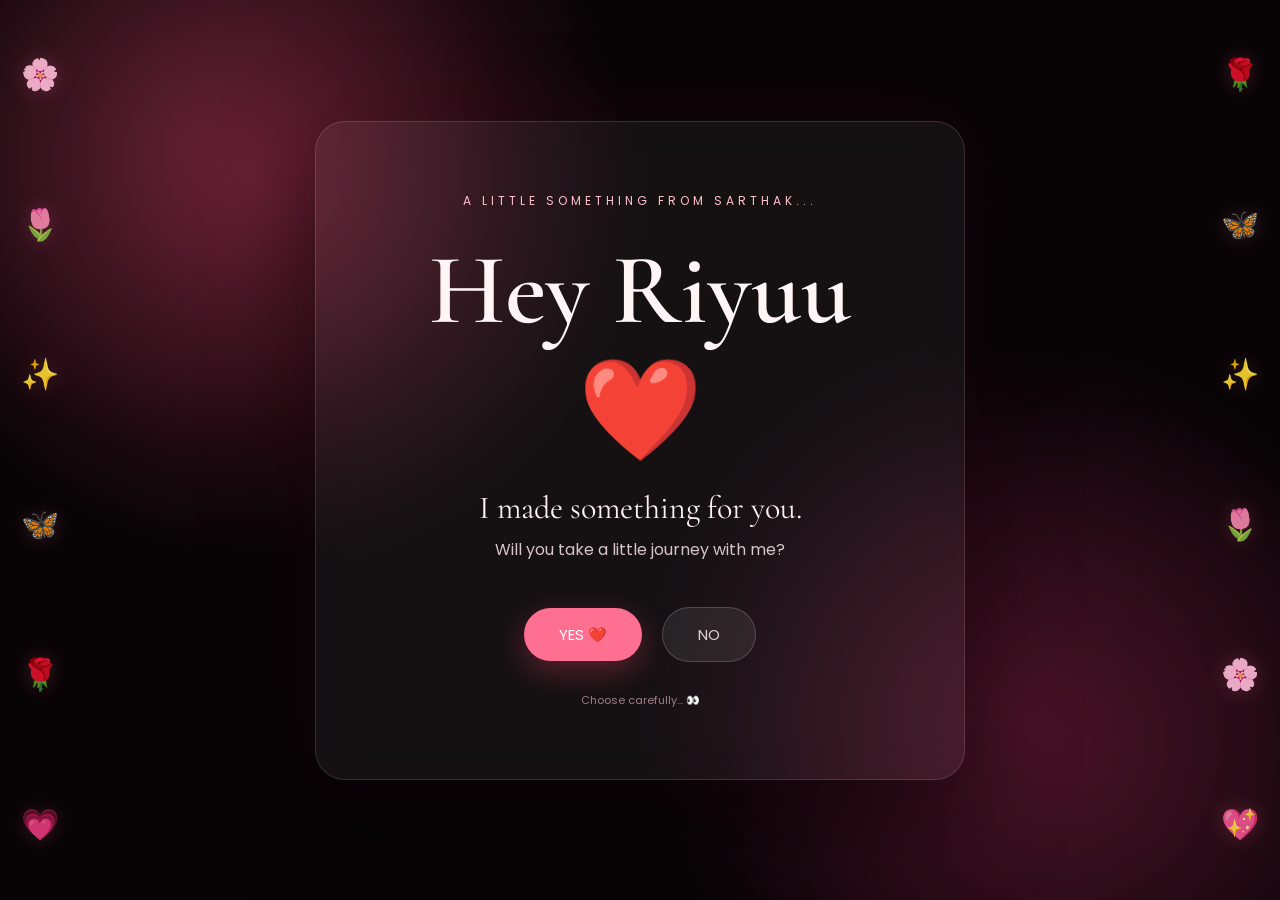
<file: index.html>
<!DOCTYPE html>
<html lang="en">
<head>
<meta charset="UTF-8">
<meta name="viewport" content="width=device-width, initial-scale=1.0">
<title>For Riyuu ❤️</title>
<link rel="stylesheet" href="style.css">
</head>
<body class="home-page">
<div class="side-decoration left">
  <span>🌸</span><span>🌷</span><span>✨</span><span>🦋</span><span>🌹</span><span>💗</span>
</div>
<div class="side-decoration right">
  <span>🌹</span><span>🦋</span><span>✨</span><span>🌷</span><span>🌸</span><span>💖</span>
</div>

<main class="welcome-card">
  <div class="small-text">A little something from Sarthak...</div>
  <h1>Hey Riyuu <span>❤️</span></h1>
  <p class="question">I made something for you.</p>
  <p class="sub-question">Will you take a little journey with me?</p>
  <div class="buttons">
    <button class="yes-btn" onclick="goToLove()">YES ❤️</button>
    <button class="no-btn" id="noButton">NO</button>
  </div>
  <p class="tiny-note">Choose carefully... 👀</p>
</main>
<script src="script.js"></script>
</body>
</html>
</file>
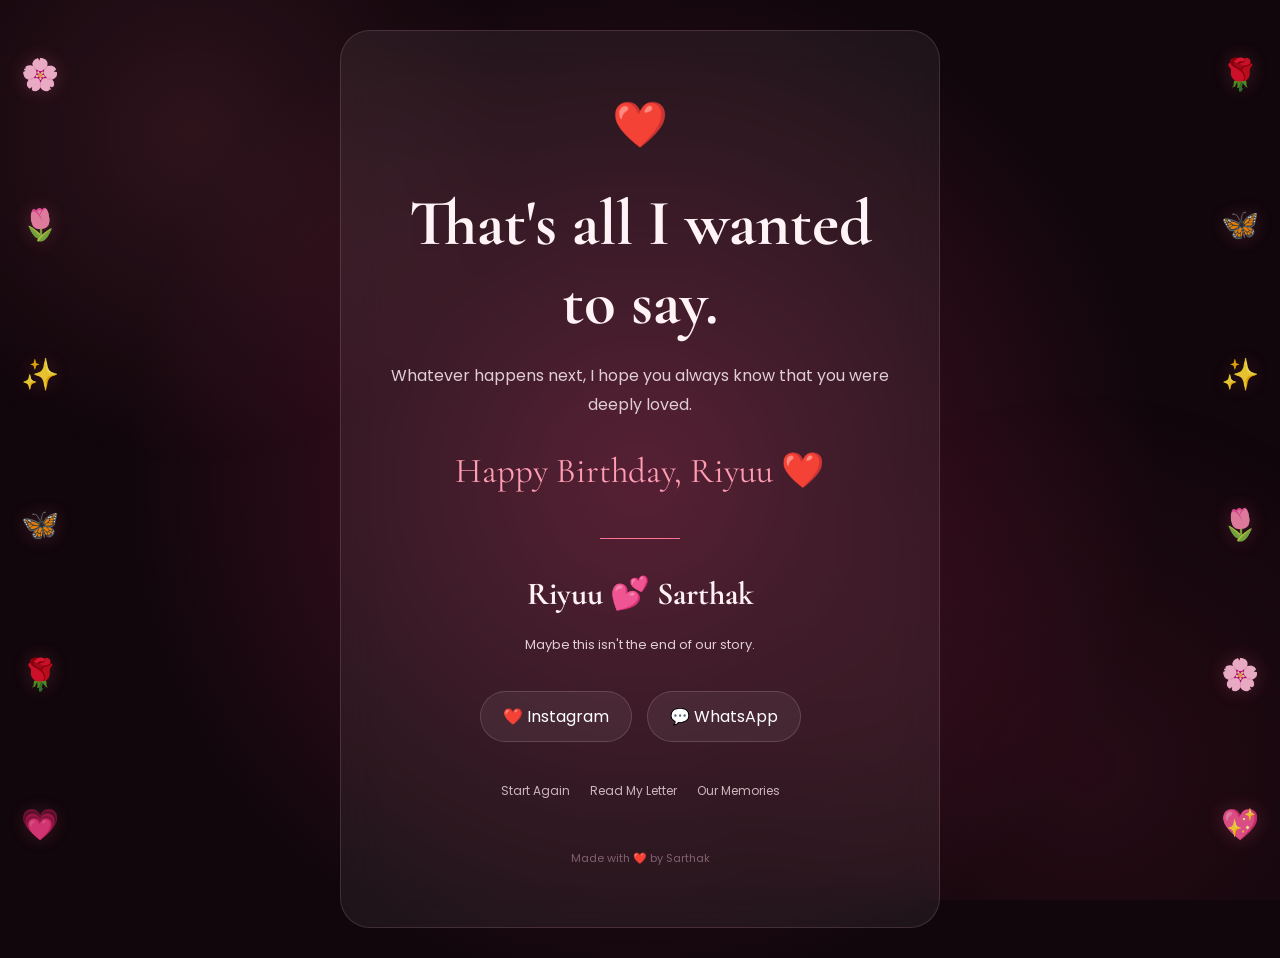
<file: final.html>
<!DOCTYPE html>
<html lang="en">
<head>
<meta charset="UTF-8">
<meta name="viewport" content="width=device-width, initial-scale=1.0">
<title>For You, Riyuu ❤️</title>
<link rel="stylesheet" href="style.css">
</head>
<body class="final-page">
<div class="side-decoration left">
  <span>🌸</span><span>🌷</span><span>✨</span><span>🦋</span><span>🌹</span><span>💗</span>
</div>
<div class="side-decoration right">
  <span>🌹</span><span>🦋</span><span>✨</span><span>🌷</span><span>🌸</span><span>💖</span>
</div>

<div class="final-card">
  <div class="mini-heart">❤️</div>
  <h1>That's all I wanted to say.</h1>
  <p>Whatever happens next, I hope you always know that you were deeply loved.</p>
  <p class="birthday">Happy Birthday, Riyuu ❤️</p>

  <div class="divider"></div>

  <h2>Riyuu 💕 Sarthak</h2>
  <p class="small">Maybe this isn't the end of our story.</p>

  <div class="links">
    <!-- Replace these two dummy links -->
    <a href="https://instagram.com/sarthakmishra_209" target="_blank" class="social-link">❤️ Instagram</a>
    <a href="https://wa.me/917294158933"
       target="_blank"
       rel="noopener noreferrer"
       class="social-link">
       💬 WhatsApp
    </a>
  </div>

  <div class="final-navigation">
    <a href="index.html">Start Again</a>
    <a href="love.html">Read My Letter</a>
    <a href="memories.html">Our Memories</a>
  </div>

  <div class="footer">Made with ❤️ by Sarthak</div>
</div>
</body>
</html>
</file>
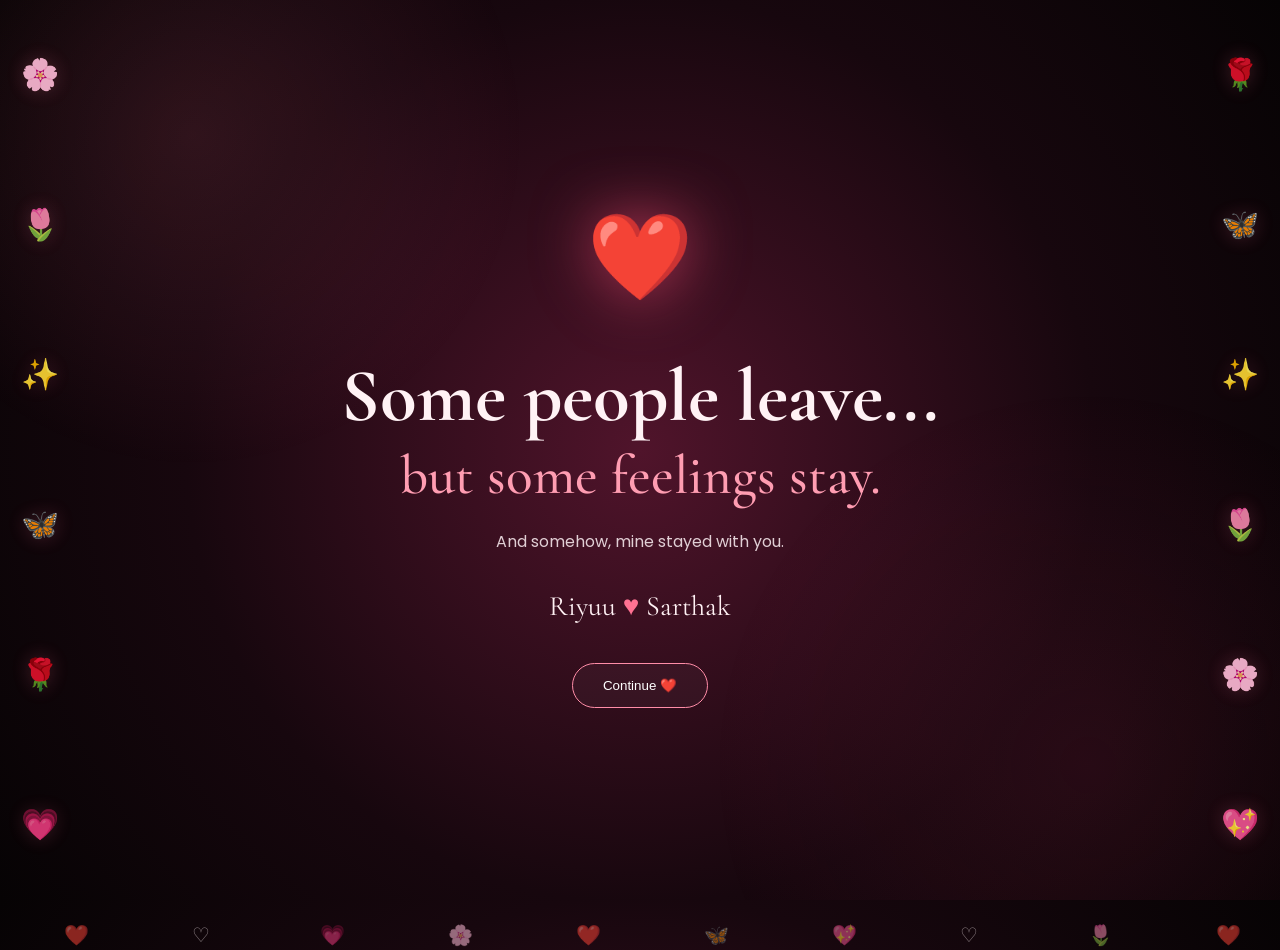
<file: forever.html>
<!DOCTYPE html>
<html lang="en">
<head>
<meta charset="UTF-8">
<meta name="viewport" content="width=device-width, initial-scale=1.0">
<title>One More Thing ❤️</title>
<link rel="stylesheet" href="style.css">
</head>
<body class="romantic-page">
<div class="side-decoration left">
  <span>🌸</span><span>🌷</span><span>✨</span><span>🦋</span><span>🌹</span><span>💗</span>
</div>
<div class="side-decoration right">
  <span>🌹</span><span>🦋</span><span>✨</span><span>🌷</span><span>🌸</span><span>💖</span>
</div>

<div class="floating-hearts">
  <span>❤️</span><span>♡</span><span>💗</span><span>🌸</span><span>❤️</span>
  <span>🦋</span><span>💖</span><span>♡</span><span>🌷</span><span>❤️</span>
</div>

<div class="romantic-content">
  <div class="pulse-heart">❤️</div>
  <h1>Some people leave...</h1>
  <h2>but some feelings stay.</h2>
  <p>And somehow, mine stayed with you.</p>
  <div class="names">Riyuu <span>♥</span> Sarthak</div>
  <button class="continue-btn" onclick="location.href='final.html'">Continue ❤️</button>
</div>
</body>
</html>
</file>
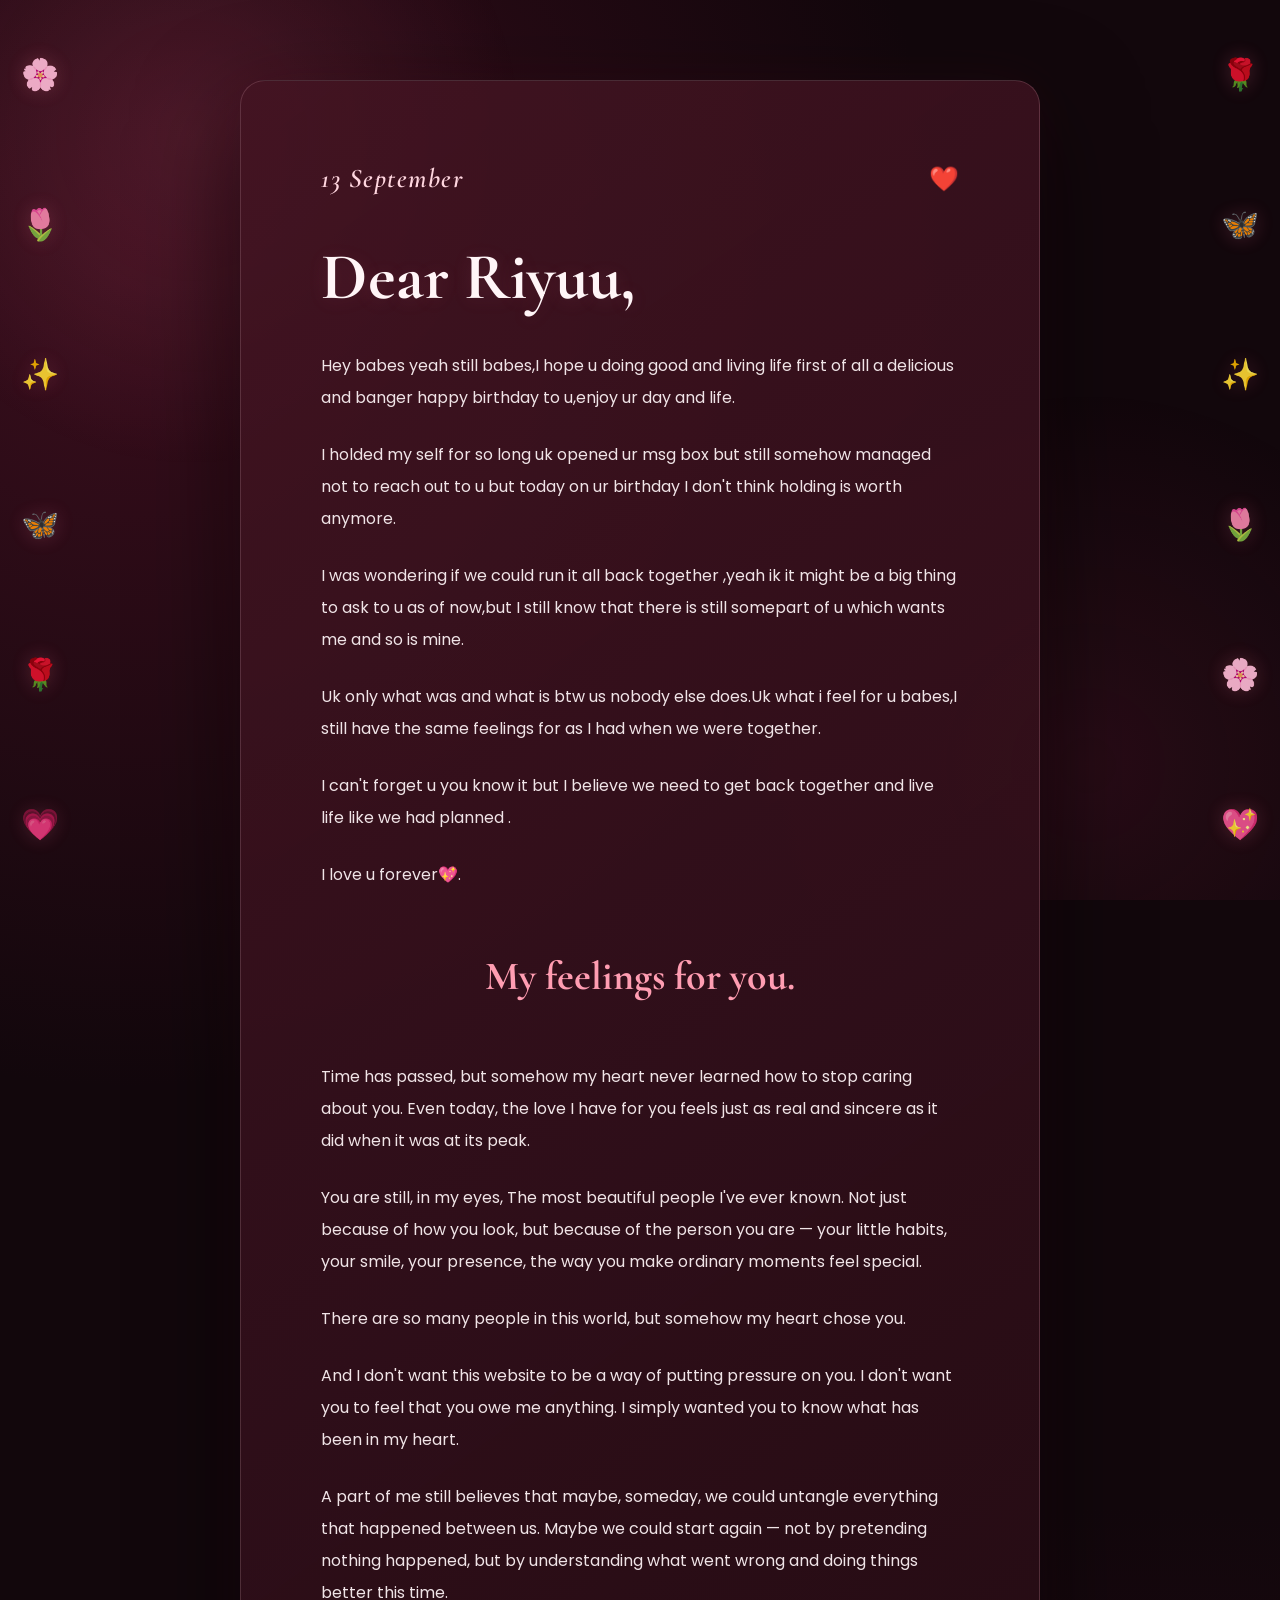
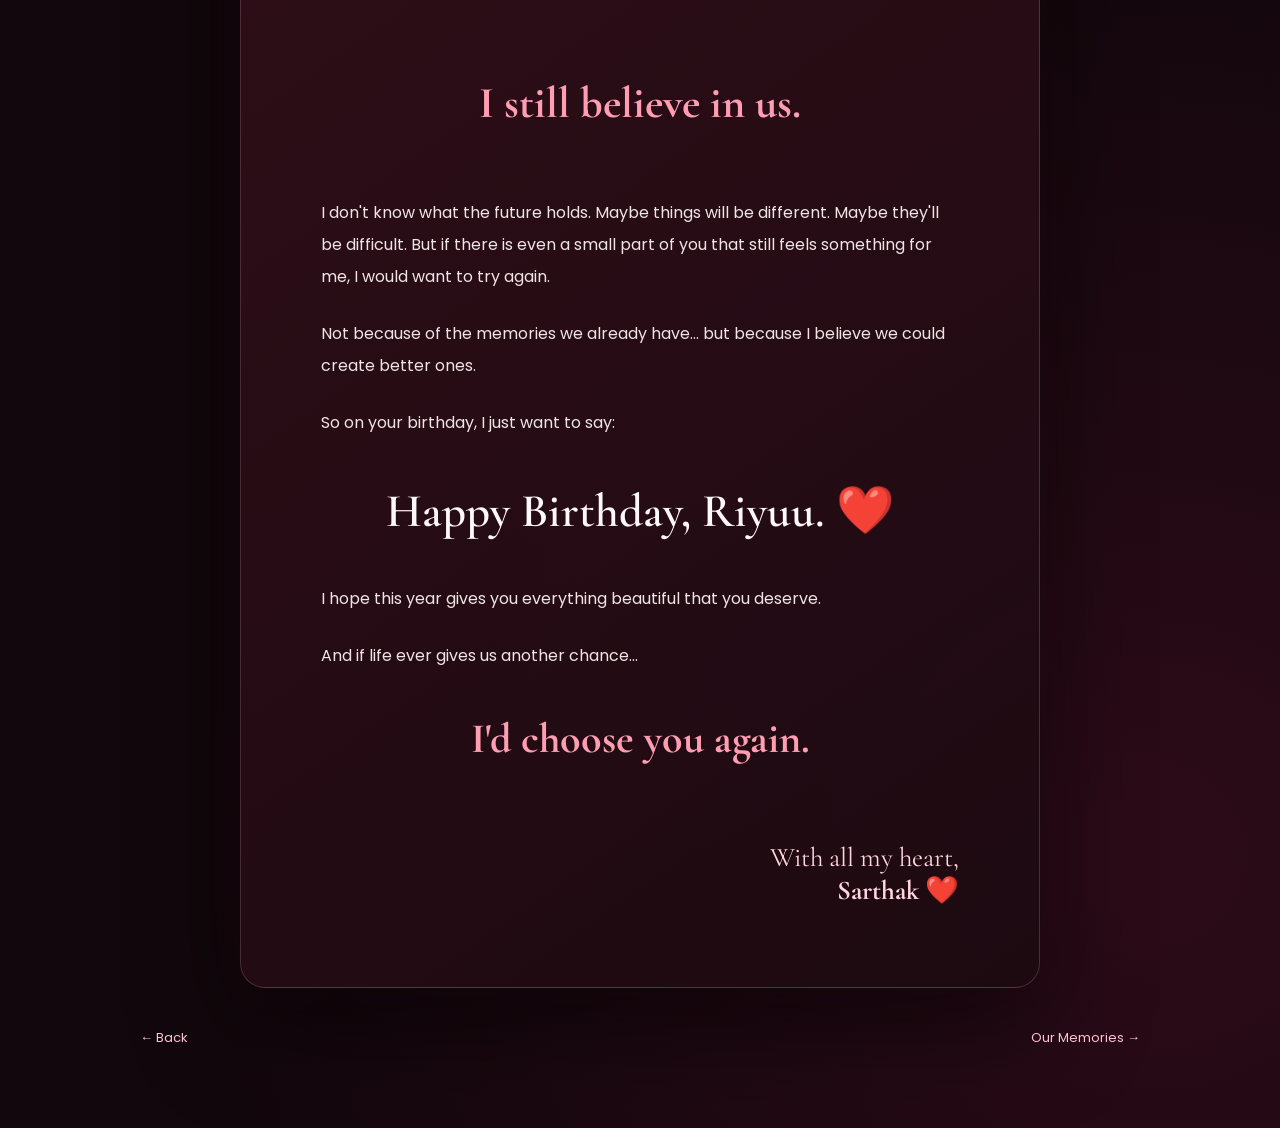
<file: love.html>
<!DOCTYPE html>
<html lang="en">
<head>
    <meta charset="UTF-8">
    <meta name="viewport" content="width=device-width, initial-scale=1.0">
    <title>A Letter For Riyuu ❤️</title>
    <link rel="stylesheet" href="style.css">
</head>

<body class="love-page">

    <!-- Background Music -->
    <audio id="bgMusic" autoplay loop>
        <source src="audio/i_wanna_be_yours.mp3" type="audio/mpeg">
    </audio>

    <div class="side-decoration left">
        <span>🌸</span>
        <span>🌷</span>
        <span>✨</span>
        <span>🦋</span>
        <span>🌹</span>
        <span>💗</span>
    </div>

    <div class="side-decoration right">
        <span>🌹</span>
        <span>🦋</span>
        <span>✨</span>
        <span>🌷</span>
        <span>🌸</span>
        <span>💖</span>
    </div>

    <div class="page-container">

        <div class="letter">

            <div class="letter-top">
                <span class="date">13 September</span>
                <span class="date-heart">❤️</span>
            </div>

            <h1>Dear Riyuu,</h1>
<p>Hey babes yeah still babes,I hope u doing good and living life first of all a delicious and banger happy birthday to u,enjoy ur day and life.</p>

<p>I holded my self for so long uk opened ur msg box but still somehow managed not to reach out to u but today on ur birthday I don't think holding is worth anymore.</p>

<p>I was wondering if we could run it all back together ,yeah ik it might be a big thing to ask to u as of now,but I still know that there is still somepart of u which wants me and so is mine.</p>

<p>Uk only what was and what is btw us nobody else does.Uk what i feel for u babes,I still have the same feelings for as I had when we were together.</p>

<p>I can't forget u you know it but I believe we need to get back together and live life like we had planned .</p>

<p>I love u forever💖.</p>

            <p class="highlight">My feelings for you.</p>

            <p>Time has passed, but somehow my heart never learned how to stop caring about you. Even today, the love I have for you feels just as real and sincere as it did when it was at its peak.</p>

            <p>You are still, in my eyes, The most beautiful people I've ever known. Not just because of how you look, but because of the person you are — your little habits, your smile, your presence, the way you make ordinary moments feel special.</p>

            <p>There are so many people in this world, but somehow my heart chose you.</p>

            <p>And I don't want this website to be a way of putting pressure on you. I don't want you to feel that you owe me anything. I simply wanted you to know what has been in my heart.</p>

            <p>A part of me still believes that maybe, someday, we could untangle everything that happened between us. Maybe we could start again — not by pretending nothing happened, but by understanding what went wrong and doing things better this time.</p>

            <p class="big-line">I still believe in us.</p>

            <p>I don't know what the future holds. Maybe things will be different. Maybe they'll be difficult. But if there is even a small part of you that still feels something for me, I would want to try again.</p>

            <p>Not because of the memories we already have... but because I believe we could create better ones.</p>

            <p>So on your birthday, I just want to say:</p>

            <p class="birthday-message">Happy Birthday, Riyuu. ❤️</p>

            <p>I hope this year gives you everything beautiful that you deserve.</p>

            <p>And if life ever gives us another chance...</p>

            <p class="final-thought">I'd choose you again.</p>

            <div class="signature">
                With all my heart,<br>
                <strong>Sarthak ❤️</strong>
            </div>

        </div>

        <div class="navigation">
            <a href="index.html">← Back</a>
            <a href="memories.html">Our Memories →</a>
        </div>

    </div>

    <script>
        const music = document.getElementById("bgMusic");

        // Try to play immediately when the page loads
        window.addEventListener("load", function () {
            music.play().catch(function (error) {
                console.log("Autoplay was blocked:", error);
            });
        });

        // Fallback: play on the first interaction
        document.addEventListener("click", function () {
            music.play().catch(function (error) {
                console.log("Music could not start:", error);
            });
        }, { once: true });
    </script>

</body>
</html>
</file>
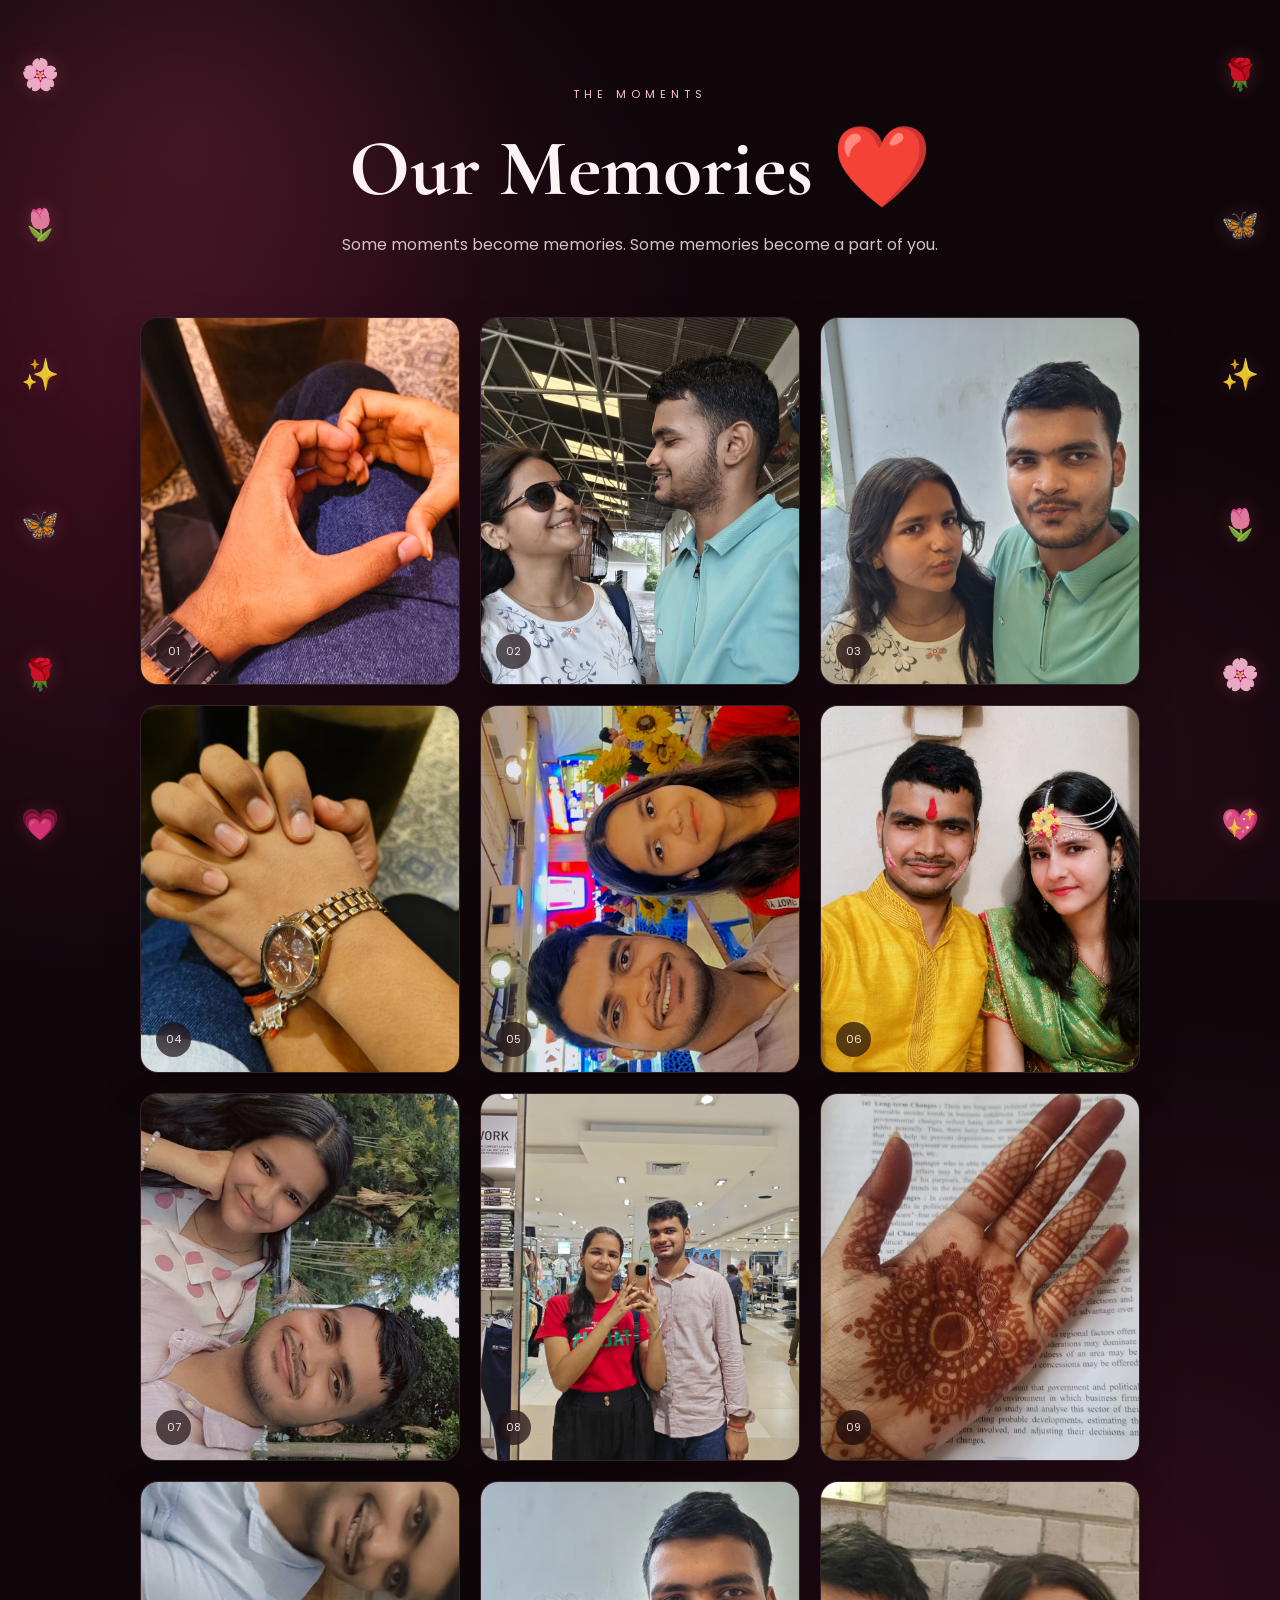
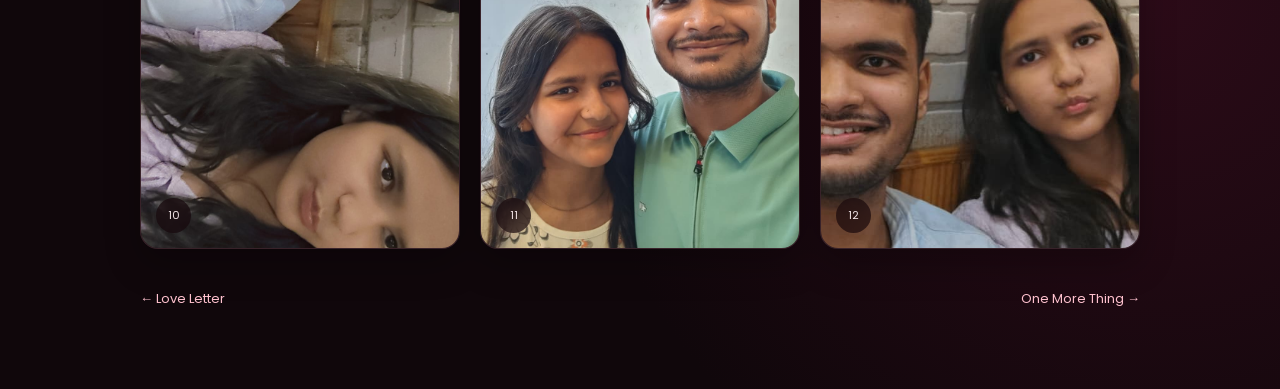
<file: memories.html>
<!DOCTYPE html>
<html lang="en">

<head>
    <meta charset="UTF-8">
    <meta name="viewport" content="width=device-width, initial-scale=1.0">

    <title>Our Memories ❤️</title>

    <link rel="stylesheet" href="style.css">
</head>

<body class="memories-page">

    <!-- Background Music -->
    <audio id="bgMusic" autoplay loop>
        <source src="audio/Until_I_Found_You.mp3" type="audio/mpeg">
    </audio>

    <!-- LEFT DECORATION -->
    <div class="side-decoration left">
        <span>🌸</span>
        <span>🌷</span>
        <span>✨</span>
        <span>🦋</span>
        <span>🌹</span>
        <span>💗</span>
    </div>

    <!-- RIGHT DECORATION -->
    <div class="side-decoration right">
        <span>🌹</span>
        <span>🦋</span>
        <span>✨</span>
        <span>🌷</span>
        <span>🌸</span>
        <span>💖</span>
    </div>

    <!-- PAGE CONTENT -->
    <div class="page-container">

        <div class="section-heading">
            <span>THE MOMENTS</span>

            <h1>Our Memories ❤️</h1>

            <p>
                Some moments become memories.
                Some memories become a part of you.
            </p>
        </div>

        <div class="gallery">

            <div class="photo-card">
                <img src="images/pic1.jpeg" alt="Our memory 1">
                <div class="photo-number">01</div>
            </div>

            <div class="photo-card">
                <img src="images/pic2.jpeg" alt="Our memory 2">
                <div class="photo-number">02</div>
            </div>

            <div class="photo-card">
                <img src="images/pic3.jpeg" alt="Our memory 3">
                <div class="photo-number">03</div>
            </div>

            <div class="photo-card">
                <img src="images/pic4.jpeg" alt="Our memory 4">
                <div class="photo-number">04</div>
            </div>

            <div class="photo-card">
                <img src="images/pic5.jpeg" alt="Our memory 5">
                <div class="photo-number">05</div>
            </div>

            <div class="photo-card">
                <img src="images/pic6.jpeg" alt="Our memory 6">
                <div class="photo-number">06</div>
            </div>

            <div class="photo-card">
                <img src="images/pic7.jpeg" alt="Our memory 7">
                <div class="photo-number">07</div>
            </div>

            <div class="photo-card">
                <img src="images/pic8.jpeg" alt="Our memory 8">
                <div class="photo-number">08</div>
            </div>

            <div class="photo-card">
                <img src="images/pic9.jpeg" alt="Our memory 9">
                <div class="photo-number">09</div>
            </div>

            <div class="photo-card">
                <img src="images/pic10.jpeg" alt="Our memory 10">
                <div class="photo-number">10</div>
            </div>

            <div class="photo-card">
                <img src="images/pic11.jpeg" alt="Our memory 11">
                <div class="photo-number">11</div>
            </div>

            <div class="photo-card">
                <img src="images/pic12.jpeg" alt="Our memory 12">
                <div class="photo-number">12</div>
            </div>

        </div>

        <div class="navigation">

            <a href="love.html">
                ← Love Letter
            </a>

            <a href="forever.html">
                One More Thing →
            </a>

        </div>

    </div>

    <script>
        const music = document.getElementById("bgMusic");

        // Try to play immediately when the page loads
        window.addEventListener("load", function () {
            music.play().catch(function (error) {
                console.log("Autoplay was blocked:", error);
            });
        });

        // Fallback: play on the first interaction
        document.addEventListener("click", function () {
            music.play().catch(function (error) {
                console.log("Music could not start:", error);
            });
        }, { once: true });
    </script>

</body>
</html>
</file>
<file: style.css>
@import url('https://fonts.googleapis.com/css2?family=Cormorant+Garamond:wght@400;500;600;700&family=Poppins:wght@300;400;500;600&display=swap');

:root {
  --bg: #10070b;
  --bg-deep: #080406;
  --wine: #35101d;
  --rose: #ff6f91;
  --rose-light: #ffc0cf;
  --cream: #fff3f5;
  --text: #f2e5e8;
  --muted: #cdbbc1;
  --soft: #9f858e;
}

* { margin: 0; padding: 0; box-sizing: border-box; }

html { scroll-behavior: smooth; }

body {
  font-family: 'Poppins', sans-serif;
  background: var(--bg);
  color: var(--text);
  min-height: 100vh;
  overflow-x: hidden;
}

body::before {
  content: "";
  position: fixed;
  inset: 0;
  pointer-events: none;
  background:
    radial-gradient(circle at 15% 15%, rgba(255,111,145,.13), transparent 25%),
    radial-gradient(circle at 85% 85%, rgba(140,35,68,.18), transparent 28%);
  z-index: 0;
}

.side-decoration {
  position: fixed;
  top: 0;
  bottom: 0;
  width: 80px;
  display: flex;
  flex-direction: column;
  justify-content: space-around;
  align-items: center;
  pointer-events: none;
  z-index: 3;
  opacity: .9;
}

.side-decoration.left { left: 0; }
.side-decoration.right { right: 0; }

.side-decoration span {
  font-size: clamp(20px, 2.4vw, 34px);
  filter: drop-shadow(0 0 10px rgba(255,111,145,.25));
  animation: sideFloat 4s ease-in-out infinite;
}

.side-decoration span:nth-child(2n) { animation-delay: 1s; }
.side-decoration span:nth-child(3n) { animation-delay: 2s; }

@keyframes sideFloat {
  0%,100% { transform: translateY(0) rotate(-4deg); }
  50% { transform: translateY(-12px) rotate(4deg); }
}

/* HOME */
.home-page {
  min-height: 100vh;
  display: flex;
  align-items: center;
  justify-content: center;
  background:
    radial-gradient(circle at 20% 20%, #57172c 0%, transparent 30%),
    radial-gradient(circle at 80% 80%, #3c1021 0%, transparent 30%),
    var(--bg-deep);
  overflow: hidden;
}

.welcome-card {
  width: min(90%, 650px);
  padding: 70px 40px;
  text-align: center;
  background: rgba(255,255,255,.055);
  border: 1px solid rgba(255,192,207,.16);
  border-radius: 30px;
  backdrop-filter: blur(20px);
  box-shadow: 0 30px 100px rgba(0,0,0,.55), 0 0 80px rgba(255,70,110,.08);
  position: relative;
  z-index: 4;
}

.small-text {
  color: var(--rose-light);
  font-size: 12px;
  letter-spacing: 4px;
  text-transform: uppercase;
  margin-bottom: 20px;
}

.welcome-card h1 {
  font-family: 'Cormorant Garamond', serif;
  color: #fff4f6;
  font-size: clamp(60px, 10vw, 100px);
  font-weight: 600;
  margin-bottom: 15px;
}

.question {
  font-family: 'Cormorant Garamond', serif;
  color: #fff0f3;
  font-size: 32px;
}

.sub-question { color: #d8c4ca; margin-top: 10px; }

.buttons {
  margin-top: 45px;
  display: flex;
  justify-content: center;
  align-items: center;
  gap: 20px;
}

.yes-btn, .no-btn {
  border: none;
  padding: 15px 35px;
  border-radius: 50px;
  font-family: 'Poppins', sans-serif;
  font-size: 15px;
  cursor: pointer;
  transition: .3s;
}

.yes-btn {
  background: var(--rose);
  color: white;
  box-shadow: 0 10px 30px rgba(255,66,109,.3);
}

.yes-btn:hover { transform: translateY(-5px) scale(1.05); }

.no-btn {
  background: rgba(255,255,255,.08);
  color: #ddd0d4;
  border: 1px solid rgba(255,255,255,.18);
}

.tiny-note { margin-top: 30px; color: #9f7d88; font-size: 11px; }

/* GENERAL */
.page-container {
  width: min(1000px, 82%);
  margin: auto;
  padding: 80px 0;
  position: relative;
  z-index: 2;
}

/* LOVE LETTER */
.love-page {
  background:
    radial-gradient(circle at 10% 10%, #3a0e1d, transparent 30%),
    radial-gradient(circle at 90% 90%, #2c0b18, transparent 35%),
    #12070c;
}

.letter {
  max-width: 800px;
  margin: auto;
  padding: clamp(35px, 7vw, 80px);
  background:
    linear-gradient(145deg, rgba(67,20,34,.88), rgba(29,10,17,.96));
  border: 1px solid rgba(255,192,207,.18);
  border-radius: 25px;
  box-shadow: 0 35px 100px rgba(0,0,0,.6), 0 0 55px rgba(255,90,125,.06);
}

.letter-top {
  display: flex;
  justify-content: space-between;
  align-items: center;
  margin-bottom: 48px;
}

.date {
  color: #ffd6df;
  font-family: 'Cormorant Garamond', serif;
  font-size: clamp(20px, 3vw, 27px);
  font-style: italic;
  letter-spacing: 1.5px;
  font-weight: 600;
}

.date-heart { font-size: 24px; }

.letter h1 {
  font-family: 'Cormorant Garamond', serif;
  color: #fff5f7;
  font-size: clamp(50px, 7vw, 66px);
  line-height: 1;
  margin-bottom: 40px;
  text-shadow: 0 2px 20px rgba(255,120,145,.12);
}

.letter p {
  color: #f0e4e7;
  font-size: 16px;
  line-height: 2;
  margin-bottom: 25px;
}

.letter .highlight {
  color: #ff9db2;
  font-family: 'Cormorant Garamond', serif;
  font-size: 40px;
  font-weight: 700;
  text-align: center;
  margin: 45px 0;
}

.big-line {
  color: #ff9db2 !important;
  font-family: 'Cormorant Garamond', serif;
  font-size: 44px !important;
  font-weight: 700;
  text-align: center;
  margin: 50px 0 !important;
}

.birthday-message {
  font-family: 'Cormorant Garamond', serif;
  font-size: 47px !important;
  color: #fff8fa !important;
  font-weight: 600;
  text-align: center;
}

.final-thought {
  font-family: 'Cormorant Garamond', serif;
  font-size: 42px !important;
  color: #ff9db2 !important;
  font-weight: 700;
  text-align: center;
}

.signature {
  margin-top: 60px;
  text-align: right;
  font-family: 'Cormorant Garamond', serif;
  font-size: 27px;
  color: #ffd5df;
}

/* NAVIGATION */
.navigation {
  display: flex;
  justify-content: space-between;
  margin-top: 40px;
}

.navigation a {
  color: #ffc2cf;
  text-decoration: none;
  font-size: 13px;
  transition: .3s;
}

.navigation a:hover { color: white; transform: translateY(-2px); }

/* GALLERY */
.memories-page {
  background:
    radial-gradient(circle at 10% 20%, #3b0e1e, transparent 30%),
    radial-gradient(circle at 90% 80%, #2c0b18, transparent 30%),
    #10070b;
}

.section-heading {
  text-align: center;
  margin-bottom: 60px;
}

.section-heading span {
  color: #ffc1cf;
  font-size: 11px;
  letter-spacing: 5px;
}

.section-heading h1 {
  font-family: 'Cormorant Garamond', serif;
  color: #fff2f5;
  font-size: clamp(50px, 8vw, 80px);
  margin: 15px 0;
}

.section-heading p { color: #d3c1c7; }

.gallery {
  display: grid;
  grid-template-columns: repeat(3, 1fr);
  gap: 20px;
}

.photo-card {
  aspect-ratio: 1 / 1.15;
  overflow: hidden;
  border-radius: 18px;
  position: relative;
  background: #1c0b12;
  border: 1px solid rgba(255,192,207,.12);
  box-shadow: 0 15px 35px rgba(0,0,0,.25);
}

.photo-card img {
  width: 100%;
  height: 100%;
  object-fit: cover;
  transition: transform .6s;
}

.photo-card:hover img { transform: scale(1.08); }

.photo-number {
  position: absolute;
  bottom: 15px;
  left: 15px;
  width: 35px;
  height: 35px;
  display: flex;
  align-items: center;
  justify-content: center;
  border-radius: 50%;
  background: rgba(20,5,10,.65);
  backdrop-filter: blur(10px);
  font-size: 11px;
}

/* ROMANTIC */
.romantic-page {
  min-height: 100vh;
  display: flex;
  justify-content: center;
  align-items: center;
  overflow: hidden;
  background: radial-gradient(circle, #50142b, #17070e 58%, #060304);
  position: relative;
}

.romantic-content {
  text-align: center;
  position: relative;
  z-index: 5;
}

.pulse-heart {
  font-size: 85px;
  animation: heartbeat 1.5s infinite;
  filter: drop-shadow(0 0 30px rgba(255,80,120,.6));
}

@keyframes heartbeat {
  0%,100% { transform: scale(1); }
  50% { transform: scale(1.2); }
}

.romantic-content h1 {
  font-family: 'Cormorant Garamond', serif;
  color: #fff2f5;
  font-size: clamp(45px, 7vw, 75px);
  margin-top: 30px;
}

.romantic-content h2 {
  font-family: 'Cormorant Garamond', serif;
  color: #ff9db2;
  font-size: clamp(35px, 5vw, 55px);
  font-weight: 500;
}

.romantic-content p { color: #e1cfd5; margin-top: 20px; }

.names {
  margin-top: 35px;
  font-family: 'Cormorant Garamond', serif;
  font-size: 28px;
  color: #fff1f4;
}

.names span { color: #ff7192; }

.continue-btn {
  margin-top: 40px;
  padding: 14px 30px;
  border-radius: 50px;
  border: 1px solid #ff8da8;
  background: rgba(255,255,255,.03);
  color: white;
  cursor: pointer;
  transition: .3s;
}

.continue-btn:hover { background: #ff426d; transform: translateY(-4px); }

.floating-hearts span {
  position: absolute;
  bottom: -50px;
  font-size: 20px;
  opacity: .55;
  animation: floatUp linear infinite;
}

.floating-hearts span:nth-child(1) { left: 5%; animation-duration: 8s; }
.floating-hearts span:nth-child(2) { left: 15%; animation-duration: 11s; }
.floating-hearts span:nth-child(3) { left: 25%; animation-duration: 7s; }
.floating-hearts span:nth-child(4) { left: 35%; animation-duration: 12s; }
.floating-hearts span:nth-child(5) { left: 45%; animation-duration: 9s; }
.floating-hearts span:nth-child(6) { left: 55%; animation-duration: 13s; }
.floating-hearts span:nth-child(7) { left: 65%; animation-duration: 8s; }
.floating-hearts span:nth-child(8) { left: 75%; animation-duration: 10s; }
.floating-hearts span:nth-child(9) { left: 85%; animation-duration: 7s; }
.floating-hearts span:nth-child(10) { left: 95%; animation-duration: 12s; }

@keyframes floatUp {
  0% { transform: translateY(0) rotate(0deg); opacity: 0; }
  20% { opacity: .55; }
  100% { transform: translateY(-110vh) rotate(360deg); opacity: 0; }
}

/* FINAL */
.final-page {
  min-height: 100vh;
  display: flex;
  justify-content: center;
  align-items: center;
  padding: 30px;
  background: radial-gradient(circle at center, #4d1329, #10060b 65%);
}

.final-card {
  width: min(600px, 95%);
  text-align: center;
  padding: 60px 35px;
  background: rgba(255,255,255,.06);
  border: 1px solid rgba(255,192,207,.15);
  border-radius: 30px;
  backdrop-filter: blur(20px);
  position: relative;
  z-index: 4;
}

.mini-heart {
  font-size: 45px;
  animation: heartbeat 1.5s infinite;
}

.final-card h1 {
  font-family: 'Cormorant Garamond', serif;
  color: #fff3f6;
  font-size: clamp(40px, 7vw, 65px);
  margin-top: 25px;
}

.final-card p { color: #e0ced4; line-height: 1.8; margin-top: 20px; }

.birthday {
  font-family: 'Cormorant Garamond', serif;
  color: #ff9db2 !important;
  font-size: 35px;
}

.divider {
  width: 80px;
  height: 1px;
  background: #ff7192;
  margin: 35px auto;
}

.final-card h2 {
  font-family: 'Cormorant Garamond', serif;
  color: #fff1f4;
  font-size: 32px;
}

.small { font-size: 13px; }

.links {
  display: flex;
  justify-content: center;
  gap: 15px;
  margin-top: 35px;
  flex-wrap: wrap;
}

.social-link {
  text-decoration: none;
  color: white;
  border: 1px solid rgba(255,255,255,.15);
  background: rgba(255,255,255,.06);
  padding: 12px 22px;
  border-radius: 50px;
  transition: .3s;
}

.social-link:hover {
  background: #ff426d;
  border-color: #ff426d;
  transform: translateY(-3px);
}

.final-navigation {
  display: flex;
  justify-content: center;
  gap: 20px;
  flex-wrap: wrap;
  margin-top: 40px;
}

.final-navigation a {
  color: #cdb5bd;
  text-decoration: none;
  font-size: 12px;
  transition: .3s;
}

.final-navigation a:hover { color: white; }

.footer { margin-top: 50px; color: #80626d; font-size: 11px; }

/* ================================
   RESPONSIVE DESIGN
================================ */

@media (max-width: 900px) {

  .side-decoration {
    width: 48px;
  }

  .page-container {
    width: min(92%, 850px);
  }

}


/* ================================
   TABLETS
================================ */

@media (max-width: 700px) {

  .welcome-card {
    padding: 50px 25px;
  }

  .gallery {
    grid-template-columns: repeat(2, minmax(0, 1fr));
    gap: 12px;
  }

  .letter p {
    font-size: 15px;
    line-height: 1.85;
  }

  .side-decoration {
    width: 32px;
  }

  .side-decoration span {
    font-size: 20px;
  }

}


/* ================================
   MOBILE PHONES
================================ */

@media (max-width: 450px) {

  .page-container {
    width: 94%;
    padding: 55px 0 30px;
  }

  /* KEEP 2 IMAGES PER ROW */
  .gallery {
    grid-template-columns: repeat(2, minmax(0, 1fr));
    gap: 10px;
    width: 100%;
  }

  .photo-card {
    width: 100%;
    aspect-ratio: 1 / 1.15;
    border-radius: 12px;
  }

  .photo-card img {
    width: 100%;
    height: 100%;
    object-fit: cover;
  }

  .photo-number {
    width: 27px;
    height: 27px;
    bottom: 8px;
    left: 8px;
    font-size: 9px;
  }

  .section-heading {
    margin-bottom: 35px;
  }

  .section-heading h1 {
    font-size: 38px;
    line-height: 1.1;
  }

  .section-heading p {
    font-size: 12px;
    line-height: 1.6;
    padding: 0 10px;
  }

  .navigation {
    gap: 15px;
    margin-top: 30px;
  }

  .navigation a {
    font-size: 11px;
  }

  .side-decoration {
    display: none;
  }

}


/* ================================
   VERY SMALL PHONES
================================ */

@media (max-width: 360px) {

  .page-container {
    width: 95%;
  }

  .gallery {
    gap: 8px;
  }

  .photo-card {
    border-radius: 10px;
  }

  .section-heading h1 {
    font-size: 32px;
  }

}
</file>
